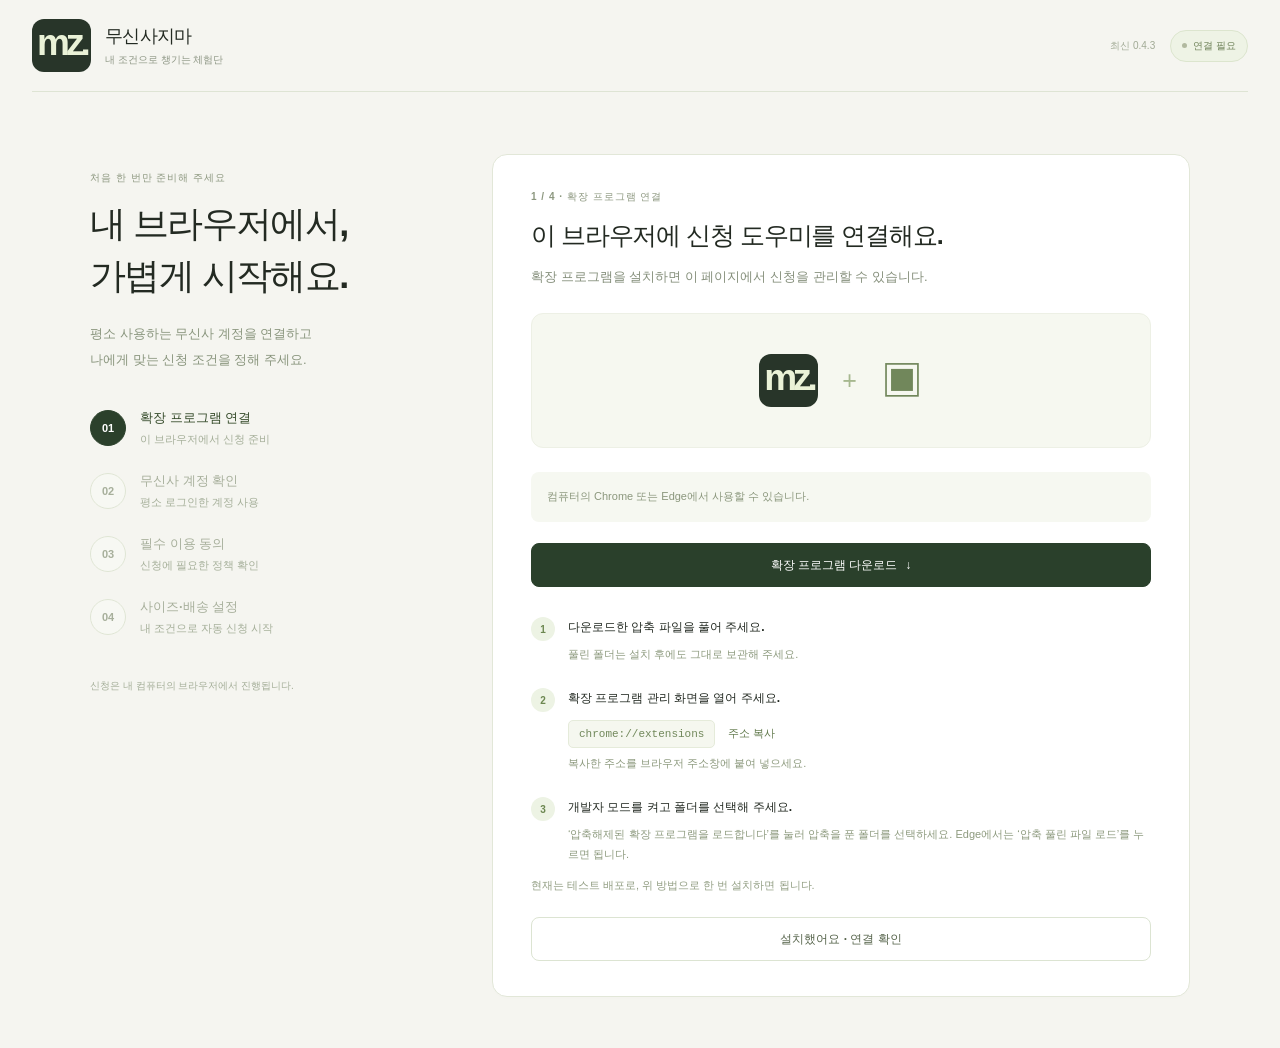
<file: index.html>
<!doctype html>
<html lang="ko">
<head>
  <meta charset="utf-8">
  <meta name="viewport" content="width=device-width, initial-scale=1">
  <meta name="theme-color" content="#f5f5f0">
  <title>무신사지마 · 내 조건으로 챙기는 체험단</title>
  <link rel="stylesheet" href="./style.css">
  <script src="./app.js" defer></script>
</head>
<body>
  <header class="topbar">
    <a class="brand" href="./" aria-label="무신사지마 홈"><span class="brand-mark">mz.</span><span>무신사지마<small>내 조건으로 챙기는 체험단</small></span></a>
    <div class="header-meta"><span id="app-version">버전 확인 중</span><span id="extension-state" class="connection-pill"><span class="dot"></span><span id="extension-state-text">연결 확인 중</span></span></div>
  </header>
  <div id="error-banner" class="error-banner" role="alert" hidden></div>
  <aside id="extension-update" class="update-notice" aria-labelledby="extension-update-title" hidden>
    <div><strong id="extension-update-title"></strong><span id="extension-update-version"></span><p>새 파일의 압축을 풀어 <strong>처음 설치할 때 선택한 폴더 안의 파일을 덮어쓴 뒤</strong>, 주소창에 <code id="update-extensions-address">chrome://extensions</code>를 입력하고 무신사지마의 새로고침(↻)을 눌러 주세요. 확장을 삭제하지 않으면 저장한 설정이 유지됩니다.</p><p id="extension-update-running" hidden>진행 중인 신청이 끝난 뒤 업데이트해 주세요.</p></div>
    <a id="extension-update-download" class="button secondary" href="./downloads/Musinsazima-extension-0.4.3.zip" download>새 버전 다운로드 ↓</a>
  </aside>
  <main id="setup-layout" class="setup-layout">
    <aside class="setup-intro">
      <span class="eyebrow">처음 한 번만 준비해 주세요</span><h1>내 브라우저에서,<br>가볍게 시작해요.</h1>
      <p>평소 사용하는 무신사 계정을 연결하고<br>나에게 맞는 신청 조건을 정해 주세요.</p>
      <ol class="setup-progress" aria-label="시작 준비 단계">
        <li data-progress="install"><span>01</span><div><strong>확장 프로그램 연결</strong><small>이 브라우저에서 신청 준비</small></div></li>
        <li data-progress="connect"><span>02</span><div><strong>무신사 계정 확인</strong><small>평소 로그인한 계정 사용</small></div></li>
        <li data-progress="consent"><span>03</span><div><strong>필수 이용 동의</strong><small>신청에 필요한 정책 확인</small></div></li>
        <li data-progress="preferences"><span>04</span><div><strong>사이즈·배송 설정</strong><small>내 조건으로 자동 신청 시작</small></div></li>
      </ol>
      <p class="local-note">신청은 내 컴퓨터의 브라우저에서 진행됩니다.</p>
    </aside>
    <section class="setup-card card" aria-labelledby="setup-title">
      <p id="setup-step-label" class="eyebrow">연결 확인 중</p>
      <h2 id="setup-title" tabindex="-1">시작 준비를 확인하고 있습니다.</h2>
      <p id="setup-description" class="description">잠시만 기다려 주세요.</p>
      <section id="install-screen" class="setup-screen" hidden>
        <div class="install-visual" aria-hidden="true"><span class="brand-mark">mz.</span><span>+</span><span class="browser-symbol">▣</span></div>
        <p id="browser-help" class="notice">컴퓨터의 Chrome 또는 Edge에서 사용할 수 있습니다.</p>
        <a id="extension-download" class="button primary full" href="./downloads/Musinsazima-extension-0.4.3.zip" download>확장 프로그램 다운로드 <span aria-hidden="true">↓</span></a>
        <ol class="install-steps">
          <li><span>1</span><div><strong>다운로드한 압축 파일을 풀어 주세요.</strong><p>풀린 폴더는 설치 후에도 그대로 보관해 주세요.</p></div></li>
          <li><span>2</span><div><strong>확장 프로그램 관리 화면을 열어 주세요.</strong><div class="browser-address"><code id="extensions-address">chrome://extensions</code><button id="copy-extensions-address" class="text-button" type="button">주소 복사</button></div><p>복사한 주소를 브라우저 주소창에 붙여 넣으세요.</p></div></li>
          <li><span>3</span><div><strong>개발자 모드를 켜고 폴더를 선택해 주세요.</strong><p>‘압축해제된 확장 프로그램을 로드합니다’를 눌러 압축을 푼 폴더를 선택하세요. Edge에서는 ‘압축 풀린 파일 로드’를 누르면 됩니다.</p></div></li>
        </ol>
        <p class="field-help">현재는 테스트 배포로, 위 방법으로 한 번 설치하면 됩니다.</p>
        <button id="detect-extension" class="button secondary full" type="button">설치했어요 · 연결 확인</button>
      </section>
      <section id="connect-screen" class="setup-screen" hidden>
        <div class="account-visual" aria-hidden="true"><span class="brand-mark">mz.</span><span>↔</span><strong>MUSINSA</strong></div>
        <p class="explanation">이 브라우저에서 평소 사용하는 무신사 계정으로 연결합니다. 무신사 탭이 열리면 로그인 상태를 확인해 주세요.</p>
        <p class="notice">무신사 계정에 신청에 사용할 배송지가 등록되어 있어야 합니다.</p>
        <p id="connect-help" class="field-help" role="status"></p>
        <button id="connect-musinsa" class="button primary full" type="button">무신사 계정 연결 확인 <span aria-hidden="true">↗</span></button>
      </section>
      <form id="consent-screen" class="setup-screen" hidden>
        <ul id="setup-policies" class="policy-links" aria-label="자동 신청 필수 정책"></ul>
        <p class="explanation">체험단 신청 시 개인정보 수집·이용, 브랜드에 정보 제공, 당첨자 페널티, 당첨 시 청구 없는 0원 주문 생성에 동의합니다.</p>
        <p class="notice">브랜드 제공 항목에는 이름·연락처·주소와 제세공과금 처리용 주민등록번호가 포함될 수 있습니다. 추가 신분·세금 절차는 자동으로 진행하지 않습니다.</p>
        <label class="consent-label"><input id="setup-consent" type="checkbox" required><span>위 정책을 확인했고, 필수 동의 항목을 자동으로 체크해 신청하는 데 동의합니다.</span></label>
        <p class="field-help">다음 화면에서 내 조건을 저장해야 자동 신청이 켜집니다. 이용 중 동의를 끄면 자동 신청도 중지됩니다.</p>
        <div class="form-actions"><button id="consent-next" class="button primary" type="submit" disabled>동의하고 다음</button></div>
      </form>
      <form id="preferences-screen" class="setup-screen" novalidate hidden>
        <fieldset><legend>나의 사이즈</legend><p class="field-help">쉼표로 구분해 원하는 순서대로 적어 주세요. 예: 28, 30, M</p><div class="fields-grid">
          <div><label for="pref-shoes">신발</label><input id="pref-shoes" type="text" required maxlength="128" autocomplete="off" placeholder="예: 230, 235"></div>
          <div><label for="pref-clothing">상의·기타 의류</label><input id="pref-clothing" type="text" required maxlength="128" autocomplete="off" placeholder="예: M, L"></div>
          <div><label for="pref-women-bottoms">여성·공용 하의</label><input id="pref-women-bottoms" type="text" required maxlength="128" autocomplete="off" placeholder="예: 28, 30, M"></div>
          <div><label for="pref-men-bottoms">남성 하의</label><input id="pref-men-bottoms" type="text" required maxlength="128" autocomplete="off" placeholder="예: L"></div>
        </div><label class="checkbox-label"><input id="pref-free" type="checkbox"><span>FREE / ONE SIZE만 있는 의류도 신청</span></label></fieldset>
        <fieldset><legend>배송 요청사항</legend><label for="pref-delivery" class="sr-only">배송 요청사항</label><select id="pref-delivery" required><option value="" disabled>배송 요청사항을 선택해 주세요</option><option value="문 앞에 놔주세요">문 앞에 놔주세요</option><option value="경비실에 맡겨주세요">경비실에 맡겨주세요</option><option value="택배함에 넣어주세요">택배함에 넣어주세요</option><option value="배송 전 연락 주세요">배송 전 연락 주세요</option></select></fieldset>
        <fieldset><legend>신청할 카테고리</legend><div class="category-options"><label class="checkbox-label"><input id="pref-category-shoes" type="checkbox"><span>신발</span></label><label class="checkbox-label"><input id="pref-category-clothing" type="checkbox"><span>의류</span></label><label class="checkbox-label"><input id="pref-category-other" type="checkbox"><span>가방·소품·뷰티·기타</span></label></div><p class="field-help">키즈는 항상 제외합니다. 색상은 맨 위의 신청 가능한 옵션을 고릅니다.</p></fieldset>
        <fieldset><legend>매일 신청할 개수</legend><label for="pref-count" class="sr-only">매일 신청할 개수</label><div class="number-input short"><input id="pref-count" type="number" min="1" max="100" step="1" inputmode="numeric" required><span>개</span></div><p class="field-help">매일 오전 10시, 마감이 가까운 체험단부터 최대 100개까지 신청합니다.</p></fieldset>
        <p id="pref-start-note" class="notice">저장하면 자동 신청이 켜집니다. 매일 자동 신청하려면 브라우저와 컴퓨터가 켜져 있어야 합니다.</p>
        <div class="form-actions"><button id="cancel-preferences" class="button secondary" type="button" hidden>취소</button><button id="save-preferences" class="button primary" type="submit">저장하고 자동 신청 켜기</button></div>
      </form>
      <p id="setup-error" class="form-error" role="alert"></p>
    </section>
  </main>
  <main id="dashboard" class="dashboard" hidden>
    <section class="page-heading"><div><span class="eyebrow">내 조건으로 신청하기</span><h1>오늘의 체험을 챙겨요.</h1><p class="description">마감이 가까운 체험단부터, 저장한 조건으로 신청합니다.</p></div><button id="refresh-status" class="button secondary" type="button">↻ <span>새로고침</span></button></section>
    <section class="overview-grid">
      <article class="card operation-card"><div class="section-heading"><h2>자동 신청 상태</h2><span id="automation-badge" class="badge">확인 중</span></div><div class="operation-state"><span id="automation-dot" class="state-dot"></span><strong id="automation-title">상태 확인 중</strong></div><p id="automation-description" class="description"></p><p class="field-help">신청은 뒤쪽 작업 탭에서 진행됩니다. 현재 화면은 그대로 사용하세요. 컴퓨터와 브라우저는 켜져 있어야 합니다.</p><button id="toggle-automation" class="button secondary full" type="button">자동 신청 일시 중지</button>
        <form id="apply-form" class="count-form" novalidate><label for="apply-count">지금 신청할 개수</label><div class="count-controls"><div class="number-input"><input id="apply-count" type="number" min="1" max="100" step="1" inputmode="numeric" value="10" required><span>개</span></div><button id="apply-button" class="button primary" type="submit">지금 바로 10개 신청하기</button></div><p class="field-help">최대 100개까지 신청합니다. 신청할 상품이 적으면 가능한 만큼만 진행합니다.</p></form>
        <p id="job-message" class="job-message" role="status" aria-live="polite" hidden></p><button id="stop-job" class="button secondary" type="button" hidden>현재 신청 중지</button><p id="apply-error" class="form-error" role="alert"></p>
      </article>
      <article class="card schedule-card"><div class="section-heading"><h2>매일 자동 신청</h2><span class="clock" aria-hidden="true">◷</span></div><p class="schedule-time">매일 <strong>오전 10시</strong></p><p id="schedule-description" class="description">한국 시간 · 마감 임박순</p><form id="schedule-form" class="count-form" novalidate><label for="schedule-count">매일 자동으로 신청할 개수</label><div class="count-controls"><div class="number-input"><input id="schedule-count" type="number" min="1" max="100" step="1" inputmode="numeric" value="100" required><span>개</span></div><button id="save-schedule" class="button secondary" type="submit">저장</button></div><p class="field-help">1~100개 중 선택해 주세요.</p><p id="schedule-error" class="form-error" role="alert"></p></form><div class="limits"><span>마감이 가까운 순서로</span><strong>한 번에 최대 100개</strong></div></article>
    </section>
    <section class="content-grid">
      <article class="card conditions-card"><div class="section-heading"><div><h2>나의 신청 조건</h2><p class="description">저장한 순서대로 사이즈를 선택합니다.</p></div><button id="edit-preferences" class="button secondary" type="button">조건 수정</button></div><dl id="conditions-list" class="conditions-list"></dl><p class="notice">선택지가 하나면 그 옵션을, 프리 사이즈라면 FREE를 고릅니다. 설정에 없는 신발 사이즈는 신청하지 않습니다.</p></article>
      <article class="card consent-card"><div class="section-heading"><div><h2>자동 신청 이용 동의</h2><p class="description">동의를 끄면 자동 신청도 중지됩니다.</p></div><label class="switch"><input id="consent-toggle" type="checkbox" role="switch" aria-label="자동 신청 필수 동의"><span aria-hidden="true"></span></label></div><ul id="dashboard-policies" class="policy-links" aria-label="자동 신청 이용 정책"></ul><p id="consent-summary" class="field-help"></p><div class="connection-row"><strong>무신사 연결</strong><span id="musinsa-connected" class="badge">확인 중</span></div><button id="reconnect-musinsa" class="button secondary full" type="button">무신사 계정 연결 확인</button><p id="session-help" class="field-help"></p></article>
    </section>
    <footer><span>무신사지마 · 내 브라우저에서 실행</span><span id="updated-at"></span></footer>
  </main>
  <div id="toast" role="status" aria-live="polite" hidden></div>
</body>
</html>
</file>
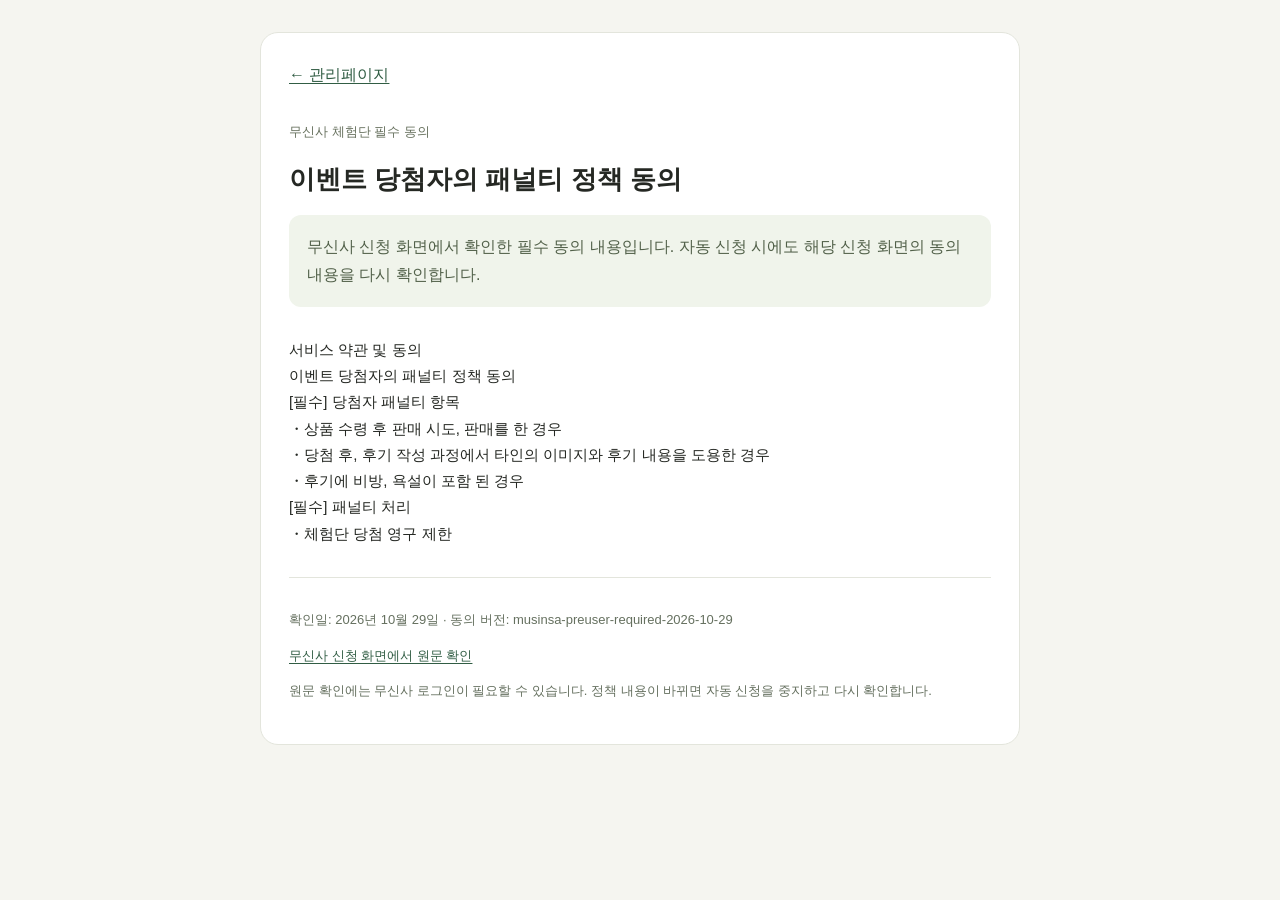
<file: policies/penalty-policy.html>
<!doctype html>
<html lang="ko"><head><meta charset="utf-8"><meta name="viewport" content="width=device-width, initial-scale=1"><title>이벤트 당첨자의 패널티 정책 동의 · 무신사지마</title><link rel="stylesheet" href="./policy.css"></head><body><main><a class="back" href="../">← 관리페이지</a><p class="eyebrow">무신사 체험단 필수 동의</p><h1>이벤트 당첨자의 패널티 정책 동의</h1><p class="notice">무신사 신청 화면에서 확인한 필수 동의 내용입니다. 자동 신청 시에도 해당 신청 화면의 동의 내용을 다시 확인합니다.</p><div class="policy-text">서비스 약관 및 동의
이벤트 당첨자의 패널티 정책 동의
[필수] 당첨자 패널티 항목
・상품 수령 후 판매 시도, 판매를 한 경우
・당첨 후, 후기 작성 과정에서 타인의 이미지와 후기 내용을 도용한 경우
・후기에 비방, 욕설이 포함 된 경우
[필수] 패널티 처리
・체험단 당첨 영구 제한</div><footer><p>확인일: 2026년 10월 29일 · 동의 버전: musinsa-preuser-required-2026-10-29</p><a href="https://www.musinsa.com/preuser/apply/48839" target="_blank" rel="noopener noreferrer">무신사 신청 화면에서 원문 확인</a><p>원문 확인에는 무신사 로그인이 필요할 수 있습니다. 정책 내용이 바뀌면 자동 신청을 중지하고 다시 확인합니다.</p></footer></main></body></html>
</file>
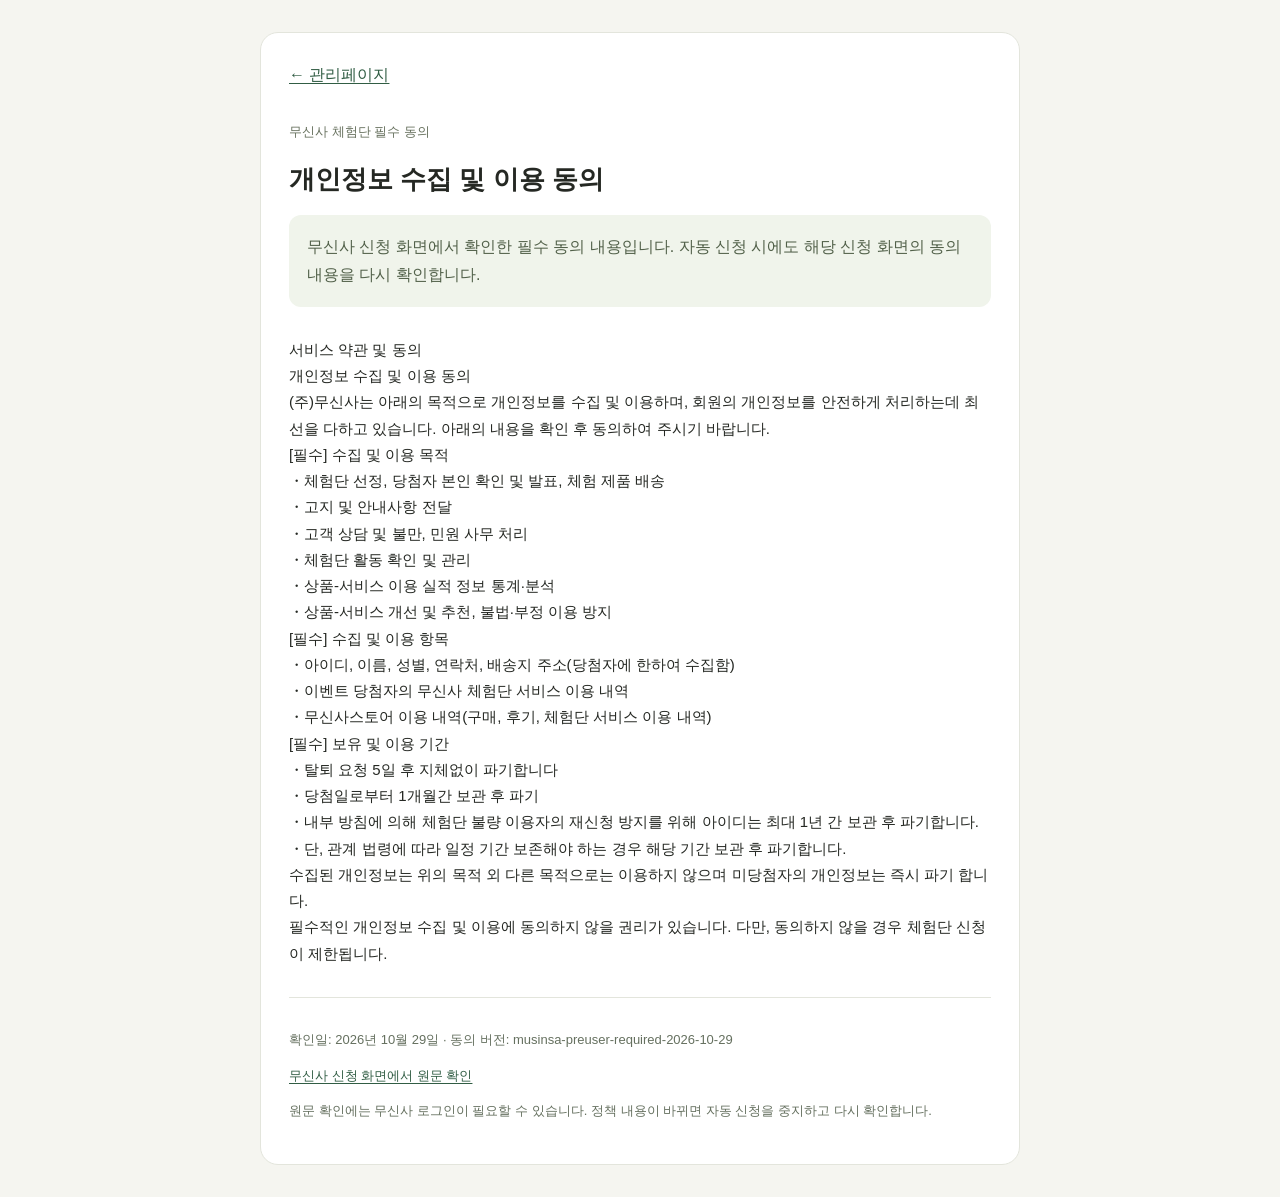
<file: policies/privacy-collection.html>
<!doctype html>
<html lang="ko"><head><meta charset="utf-8"><meta name="viewport" content="width=device-width, initial-scale=1"><title>개인정보 수집 및 이용 동의 · 무신사지마</title><link rel="stylesheet" href="./policy.css"></head><body><main><a class="back" href="../">← 관리페이지</a><p class="eyebrow">무신사 체험단 필수 동의</p><h1>개인정보 수집 및 이용 동의</h1><p class="notice">무신사 신청 화면에서 확인한 필수 동의 내용입니다. 자동 신청 시에도 해당 신청 화면의 동의 내용을 다시 확인합니다.</p><div class="policy-text">서비스 약관 및 동의
개인정보 수집 및 이용 동의
(주)무신사는 아래의 목적으로 개인정보를 수집 및 이용하며, 회원의 개인정보를 안전하게 처리하는데 최선을 다하고 있습니다. 아래의 내용을 확인 후 동의하여 주시기 바랍니다.
[필수] 수집 및 이용 목적
・체험단 선정, 당첨자 본인 확인 및 발표, 체험 제품 배송
・고지 및 안내사항 전달
・고객 상담 및 불만, 민원 사무 처리
・체험단 활동 확인 및 관리
・상품-서비스 이용 실적 정보 통계∙분석
・상품-서비스 개선 및 추천, 불법∙부정 이용 방지
[필수] 수집 및 이용 항목
・아이디, 이름, 성별, 연락처, 배송지 주소(당첨자에 한하여 수집함)
・이벤트 당첨자의 무신사 체험단 서비스 이용 내역
・무신사스토어 이용 내역(구매, 후기, 체험단 서비스 이용 내역)
[필수] 보유 및 이용 기간
・탈퇴 요청 5일 후 지체없이 파기합니다
・당첨일로부터 1개월간 보관 후 파기
・내부 방침에 의해 체험단 불량 이용자의 재신청 방지를 위해 아이디는 최대 1년 간 보관 후 파기합니다.
・단, 관계 법령에 따라 일정 기간 보존해야 하는 경우 해당 기간 보관 후 파기합니다.
수집된 개인정보는 위의 목적 외 다른 목적으로는 이용하지 않으며 미당첨자의 개인정보는 즉시 파기 합니다.
필수적인 개인정보 수집 및 이용에 동의하지 않을 권리가 있습니다. 다만, 동의하지 않을 경우 체험단 신청이 제한됩니다.</div><footer><p>확인일: 2026년 10월 29일 · 동의 버전: musinsa-preuser-required-2026-10-29</p><a href="https://www.musinsa.com/preuser/apply/48839" target="_blank" rel="noopener noreferrer">무신사 신청 화면에서 원문 확인</a><p>원문 확인에는 무신사 로그인이 필요할 수 있습니다. 정책 내용이 바뀌면 자동 신청을 중지하고 다시 확인합니다.</p></footer></main></body></html>
</file>
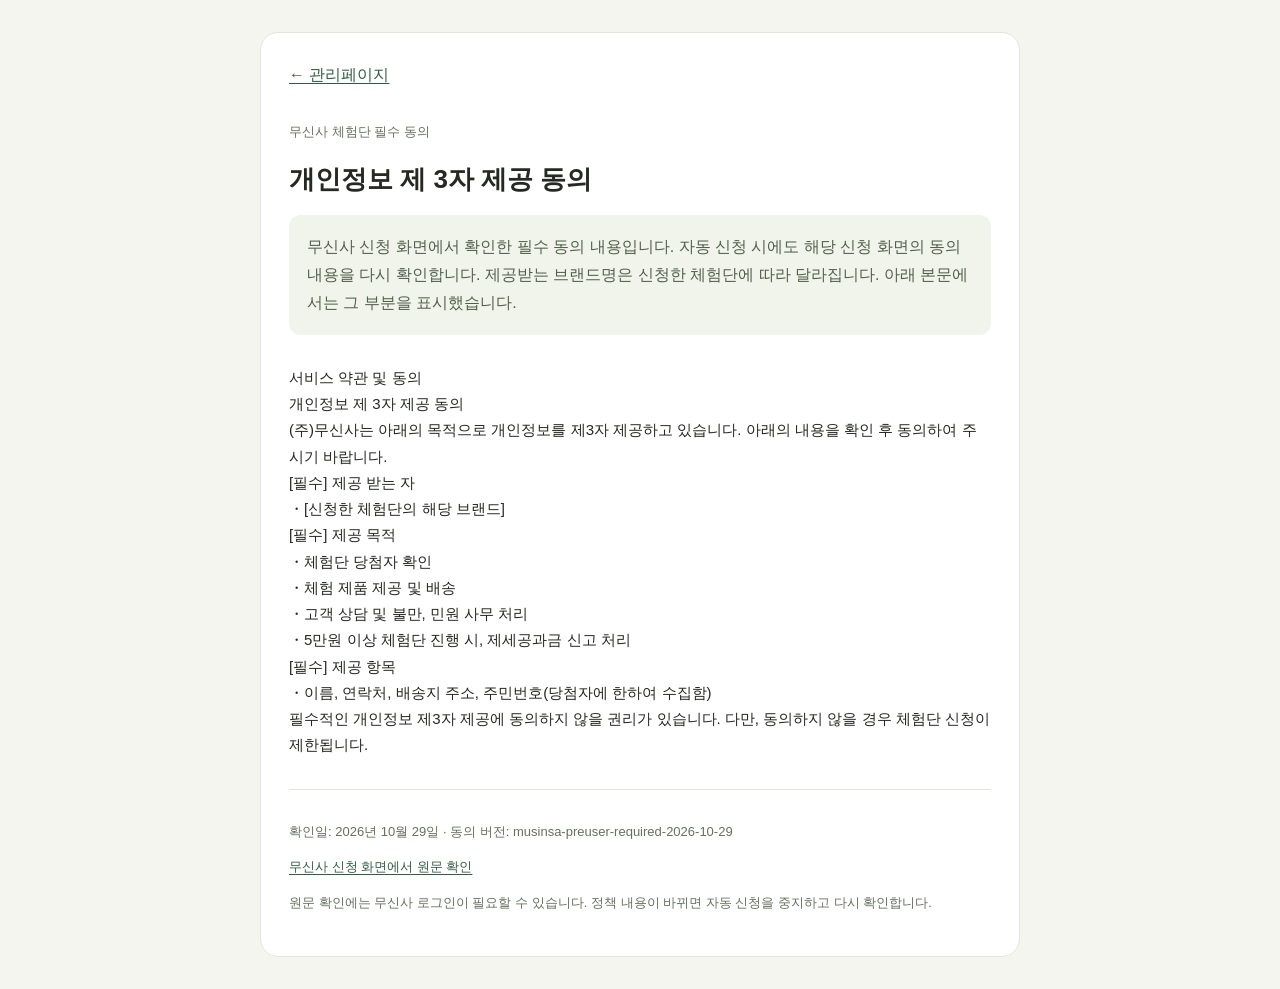
<file: policies/privacy-third-party.html>
<!doctype html>
<html lang="ko"><head><meta charset="utf-8"><meta name="viewport" content="width=device-width, initial-scale=1"><title>개인정보 제 3자 제공 동의 · 무신사지마</title><link rel="stylesheet" href="./policy.css"></head><body><main><a class="back" href="../">← 관리페이지</a><p class="eyebrow">무신사 체험단 필수 동의</p><h1>개인정보 제 3자 제공 동의</h1><p class="notice">무신사 신청 화면에서 확인한 필수 동의 내용입니다. 자동 신청 시에도 해당 신청 화면의 동의 내용을 다시 확인합니다. 제공받는 브랜드명은 신청한 체험단에 따라 달라집니다. 아래 본문에서는 그 부분을 표시했습니다.</p><div class="policy-text">서비스 약관 및 동의
개인정보 제 3자 제공 동의
(주)무신사는 아래의 목적으로 개인정보를 제3자 제공하고 있습니다. 아래의 내용을 확인 후 동의하여 주시기 바랍니다.
[필수] 제공 받는 자
・[신청한 체험단의 해당 브랜드]
[필수] 제공 목적
・체험단 당첨자 확인
・체험 제품 제공 및 배송
・고객 상담 및 불만, 민원 사무 처리
・5만원 이상 체험단 진행 시, 제세공과금 신고 처리
[필수] 제공 항목
・이름, 연락처, 배송지 주소, 주민번호(당첨자에 한하여 수집함)
필수적인 개인정보 제3자 제공에 동의하지 않을 권리가 있습니다. 다만, 동의하지 않을 경우 체험단 신청이 제한됩니다.</div><footer><p>확인일: 2026년 10월 29일 · 동의 버전: musinsa-preuser-required-2026-10-29</p><a href="https://www.musinsa.com/preuser/apply/48839" target="_blank" rel="noopener noreferrer">무신사 신청 화면에서 원문 확인</a><p>원문 확인에는 무신사 로그인이 필요할 수 있습니다. 정책 내용이 바뀌면 자동 신청을 중지하고 다시 확인합니다.</p></footer></main></body></html>
</file>
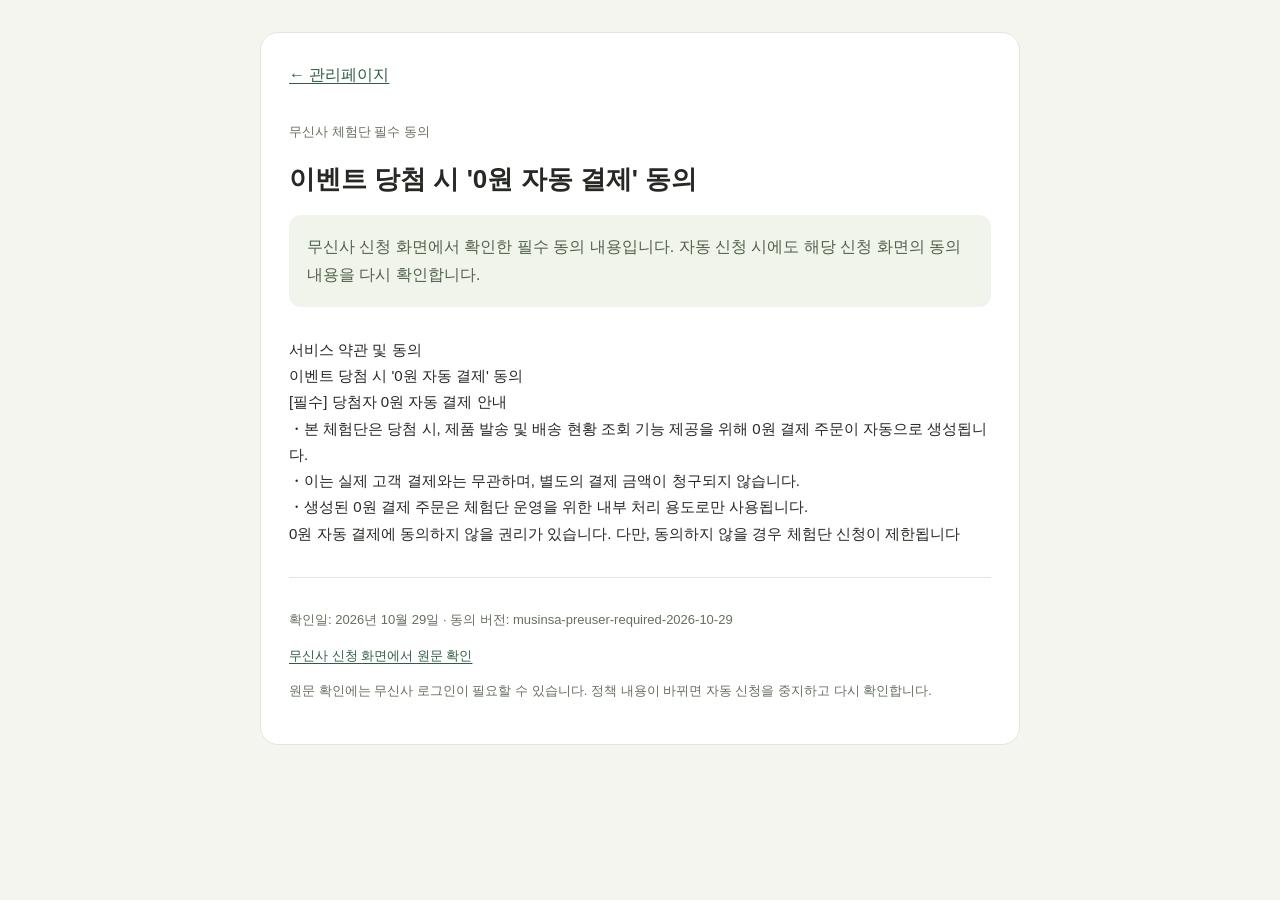
<file: policies/zero-order.html>
<!doctype html>
<html lang="ko"><head><meta charset="utf-8"><meta name="viewport" content="width=device-width, initial-scale=1"><title>이벤트 당첨 시 &#x27;0원 자동 결제&#x27; 동의 · 무신사지마</title><link rel="stylesheet" href="./policy.css"></head><body><main><a class="back" href="../">← 관리페이지</a><p class="eyebrow">무신사 체험단 필수 동의</p><h1>이벤트 당첨 시 &#x27;0원 자동 결제&#x27; 동의</h1><p class="notice">무신사 신청 화면에서 확인한 필수 동의 내용입니다. 자동 신청 시에도 해당 신청 화면의 동의 내용을 다시 확인합니다.</p><div class="policy-text">서비스 약관 및 동의
이벤트 당첨 시 &#x27;0원 자동 결제&#x27; 동의
[필수] 당첨자 0원 자동 결제 안내
・본 체험단은 당첨 시, 제품 발송 및 배송 현황 조회 기능 제공을 위해 0원 결제 주문이 자동으로 생성됩니다.
・이는 실제 고객 결제와는 무관하며, 별도의 결제 금액이 청구되지 않습니다.
・생성된 0원 결제 주문은 체험단 운영을 위한 내부 처리 용도로만 사용됩니다.
0원 자동 결제에 동의하지 않을 권리가 있습니다. 다만, 동의하지 않을 경우 체험단 신청이 제한됩니다</div><footer><p>확인일: 2026년 10월 29일 · 동의 버전: musinsa-preuser-required-2026-10-29</p><a href="https://www.musinsa.com/preuser/apply/48839" target="_blank" rel="noopener noreferrer">무신사 신청 화면에서 원문 확인</a><p>원문 확인에는 무신사 로그인이 필요할 수 있습니다. 정책 내용이 바뀌면 자동 신청을 중지하고 다시 확인합니다.</p></footer></main></body></html>
</file>
<file: style.css>
:root{font-family:-apple-system,BlinkMacSystemFont,"Apple SD Gothic Neo","Malgun Gothic",sans-serif;color:#232a22;background:#f5f5f0;font-synthesis:none;--muted:#858f7b;--line:#e7ebdf;--green:#2b402b}*{box-sizing:border-box}body{margin:0}button,input,select{font:inherit}button,a,input,select{touch-action:manipulation}button{cursor:pointer}button:disabled{opacity:.5;cursor:not-allowed}a{color:inherit;text-decoration:none}a[href]:hover{text-decoration:underline}[hidden]{display:none!important}button:focus-visible,a:focus-visible,input:focus-visible,select:focus-visible{outline:3px solid #a4bf84;outline-offset:3px}h1,h2,p{margin:0}h1{font-size:36px;letter-spacing:-1.6px;line-height:1.45}h2{font-size:18px;letter-spacing:-.7px;line-height:1.5}.topbar{max-width:1360px;margin:auto;height:92px;border-bottom:1px solid #dee4d4;display:flex;align-items:center;justify-content:space-between;padding:0 40px;gap:20px}.brand{display:flex;align-items:center;gap:14px;font-size:18px;font-weight:800;letter-spacing:-.7px}.brand-mark{display:block;background:#283529;color:#eaf2d7;width:59px;height:53px;border-radius:12px;font-size:37px;letter-spacing:-4px;padding:5px 8px 7px 5px;line-height:1;font-weight:850}.brand small{display:block;color:#8d9684;font-size:10px;font-weight:500;letter-spacing:0;margin-top:5px}.header-meta{display:flex;align-items:center;gap:15px;font-size:10px;color:#a1aa95}.connection-pill{display:flex;align-items:center;gap:6px;border:1px solid #dce5ce;border-radius:25px;background:#eef3e5;padding:8px 11px;color:#6e8258;font-weight:650}.dot{width:5px;height:5px;background:#b1b99f;border-radius:50%}.connection-pill.connected .dot{background:#83a357}.eyebrow{display:block;font-size:10px;letter-spacing:1px;color:#8c977f;font-weight:700;margin-bottom:13px}.description{font-size:13px;line-height:1.9;color:var(--muted);margin-top:10px}.card{border:1px solid #e2e7d8;border-radius:15px;background:#fff;box-shadow:0 2px 3px #25382202}.button{display:inline-flex;align-items:center;justify-content:center;gap:8px;min-height:44px;padding:11px 16px;border:1px solid transparent;border-radius:8px;font-size:12px;font-weight:650;line-height:1.7;text-align:center;white-space:nowrap}.button.primary{background:#2a402b;border-color:#2a402b;color:#fff}.button.primary:hover:not(:disabled){background:#3d5438}.button.secondary{background:#fff;border-color:#dce4d2;color:#56644b}.button.secondary:hover:not(:disabled){background:#f5f8ee}.button.full{width:100%}.text-button{font-size:11px;border:0;background:none;color:#637b4e;padding:4px 0}.field-help{font-size:11px;color:#929e83;line-height:1.9;margin:10px 0 0}.explanation{font-size:12px;color:#7a866c;line-height:1.95}.notice{padding:14px 16px;background:#f6f8f1;border-radius:8px;font-size:11px;line-height:1.95;color:#8b977d;margin-top:17px}.form-error{font-size:12px;color:#a86a4f;line-height:1.8;margin-top:14px}.form-error:empty{display:none}.setup-layout{width:min(1100px,calc(100% - 80px));margin:62px auto 50px;display:grid;grid-template-columns:330px minmax(0,1fr);gap:72px;align-items:start}.setup-intro{position:sticky;top:35px;padding-top:17px}.setup-intro>p{font-size:13px;color:#89957d;line-height:1.95;margin-top:19px}.setup-progress{list-style:none;padding:0;margin:37px 0 0;display:grid;gap:25px}.setup-progress li{display:flex;align-items:center;gap:14px;color:#a7af9b}.setup-progress li>span{width:36px;height:36px;border:1px solid #dfe5d4;border-radius:50%;display:flex;align-items:center;justify-content:center;font-size:11px;font-weight:650;flex-shrink:0;background:#f7f8f3}.setup-progress strong{display:block;font-size:13px;font-weight:600}.setup-progress small{display:block;font-size:11px;margin-top:5px;color:#a5af99}.setup-progress li.current{color:#354b2a}.setup-progress li.current>span{background:#2b402b;color:#fff;border-color:#2b402b}.setup-progress li.finished{color:#718859}.setup-progress li.finished>span{background:#e8efdd;border-color:#dce7ce}.setup-intro>.local-note{font-size:10px;color:#a4ae98;margin-top:40px}.setup-card{padding:35px 38px;min-width:0;min-height:475px}.setup-card h2{font-size:25px;letter-spacing:-1.1px}.setup-card h2:focus{outline:0}.setup-card>.description{margin-bottom:24px}.install-visual,.account-visual{display:flex;align-items:center;justify-content:center;gap:24px;min-height:135px;background:#f6f8f0;border:1px solid #edf0e5;border-radius:12px;margin:24px 0;color:#a6b88f;font-size:25px}.browser-symbol{font-size:42px;color:#71875b}.account-visual>strong{font-size:19px;color:#263322;letter-spacing:-1px}.setup-screen>.button{margin-top:21px}.install-steps{list-style:none;padding:0;margin:29px 0 0;display:grid;gap:23px}.install-steps>li{display:flex;gap:13px;align-items:flex-start}.install-steps>li>span{width:24px;height:24px;border-radius:50%;background:#edf3e4;color:#6c8750;display:flex;align-items:center;justify-content:center;font-size:10px;font-weight:750;flex-shrink:0;margin-top:1px}.install-steps strong{font-size:12px;font-weight:650;line-height:1.9}.install-steps p{font-size:11px;color:#8d9a7e;line-height:1.85;margin-top:5px}.browser-address{display:flex;align-items:center;gap:13px;margin-top:10px;flex-wrap:wrap}.browser-address code{padding:7px 10px;background:#f5f7ef;border:1px solid #e5ebda;border-radius:5px;font-size:11px;color:#71885b;overflow-wrap:anywhere}.consent-label{display:flex;align-items:flex-start;gap:10px;font-size:13px;color:#425737;line-height:1.95;font-weight:650;margin-top:24px;cursor:pointer}.consent-label input{width:18px;height:18px;margin:3px 0 0;flex-shrink:0;accent-color:#53783d}.form-actions{display:flex;justify-content:flex-end;gap:10px;border-top:1px solid var(--line);padding-top:23px;margin-top:29px}.form-actions .primary{margin-left:auto}.policy-links{list-style:none;margin:18px 0 20px;padding:0;border:1px solid #e1e7d7;border-radius:8px;overflow:hidden}.policy-links li+li{border-top:1px solid #e5eadc}.policy-links a{display:flex;align-items:center;justify-content:space-between;gap:12px;padding:13px 14px;font-size:12px;color:#59734a;line-height:1.8}.policy-links a:hover{background:#f7f9f2}.policy-links a span{color:#a0af90}.setup-card fieldset{border:0;border-top:1px solid var(--line);padding:23px 0 0;margin:25px 0 0;min-width:0}.setup-card fieldset:first-child{border:0;padding-top:0;margin-top:0}.setup-card legend{padding-right:10px;font-size:13px;color:#486039;font-weight:700}.fields-grid{display:grid;grid-template-columns:1fr 1fr;gap:18px 16px;margin-top:19px}.fields-grid label,.count-form>label{display:block;font-size:12px;font-weight:650;color:#738563;margin-bottom:8px}.setup-card input[type=text],.setup-card input[type=number],.setup-card select,.count-form input{width:100%;border:1px solid #dbe4ce;border-radius:7px;background:#fff;padding:11px 12px;min-height:44px;color:#435638;font-size:13px;min-width:0}.setup-card select{margin-top:4px}.checkbox-label{display:flex;align-items:center;gap:8px;font-size:12px;color:#6a7e59;line-height:1.8;margin-top:16px}.checkbox-label input{width:16px;height:16px;accent-color:#53783d;flex-shrink:0}.category-options{display:flex;flex-wrap:wrap;gap:0 20px}.number-input{position:relative}.number-input input{padding-right:35px!important}.number-input>span{position:absolute;right:13px;top:13px;font-size:12px;color:#9eae8d}.number-input.short{width:120px;margin-top:5px}.dashboard{max-width:1264px;margin:45px auto 25px}.page-heading{display:flex;align-items:flex-end;justify-content:space-between;gap:20px;margin-bottom:30px}.page-heading .eyebrow{margin-bottom:6px}.page-heading h1{font-size:34px}.overview-grid,.content-grid{display:grid;grid-template-columns:1fr 1fr;gap:21px;margin-bottom:23px}.overview-grid>.card,.content-grid>.card{padding:26px 28px;min-width:0}.section-heading{display:flex;align-items:center;justify-content:space-between;gap:15px}.section-heading h2{font-size:14px;color:#5c6c50}.badge{display:inline-flex;align-items:center;padding:5px 8px;background:#edf3e3;color:#718e52;border-radius:5px;font-size:10px;line-height:1.5;font-weight:650;white-space:nowrap}.badge.warning{background:#fff3dd;color:#a28a54}.badge.neutral{background:#f0f2ec;color:#929d85}.operation-state{display:flex;align-items:center;gap:9px;font-size:21px;letter-spacing:-.7px;margin-top:26px}.state-dot{width:8px;height:8px;background:#bfc7b2;border-radius:50%;flex-shrink:0}.state-dot.active{background:#83a257;box-shadow:0 0 0 4px #f0f5e7}.operation-card>.description{font-size:12px;margin-top:7px}.operation-card>.button.full{margin-top:24px}.count-form{border-top:1px solid var(--line);padding-top:20px;margin-top:21px}.count-controls{display:grid;grid-template-columns:95px 1fr;gap:10px}.count-controls .button{font-size:12px;padding-left:12px;padding-right:12px}.count-form .field-help{font-size:10px}.count-form .form-error{font-size:11px}.schedule-card .count-controls{grid-template-columns:1fr 80px}.clock{font-size:26px;color:#90a27b}.schedule-time{font-size:22px;color:#9aab87;margin-top:30px;letter-spacing:-.8px}.schedule-time strong{color:#435c32;font-weight:700}.schedule-card>.description{font-size:11px;margin-top:5px}.limits{display:flex;justify-content:space-between;gap:15px;font-size:10px;color:#93a480;border-top:1px solid var(--line);padding-top:20px;margin-top:30px;line-height:1.7}.limits strong{color:#738e57;font-weight:650}.job-message{font-size:12px;line-height:1.9;border-radius:8px;padding:13px 15px;background:#f0f6e6;border:1px solid #e2ebd3;color:#69894d;margin-top:17px}.job-message.warning{background:#fff7e9;border-color:#f1e5cd;color:#a1864f}#stop-job{margin-top:12px}.conditions-card .section-heading{align-items:flex-start}.conditions-card .description,.consent-card .description{font-size:11px}.conditions-list{margin:24px 0 0}.conditions-list>div{display:flex;justify-content:space-between;gap:16px;font-size:12px;line-height:1.85;border-top:1px solid #e9eee1;padding:15px 0}.conditions-list dt{color:#94a184;flex-shrink:0}.conditions-list dd{margin:0;text-align:right;font-weight:600;color:#4c653b;overflow-wrap:anywhere}.switch{position:relative;display:inline-flex;width:46px;height:28px;flex-shrink:0}.switch input{position:absolute;opacity:0;z-index:1;width:100%;height:100%;margin:0;cursor:pointer}.switch>span{width:46px;height:28px;border-radius:18px;background:#c7d0bd;border:1px solid #b9c6ab}.switch>span::after{content:"";display:block;width:20px;height:20px;margin:3px;background:#fff;border-radius:50%;box-shadow:0 1px 3px #0002;transition:transform .15s}.switch input:checked+span{background:#53793b;border-color:#53793b}.switch input:checked+span::after{transform:translateX(18px)}.switch input:focus-visible+span{outline:3px solid #a4bf84;outline-offset:3px}.switch input:disabled+span{opacity:.5}.connection-row{display:flex;align-items:center;justify-content:space-between;border-top:1px solid var(--line);padding-top:22px;margin-top:24px;font-size:12px;color:#657b51}.consent-card>.button{margin-top:17px}.consent-card>.field-help{font-size:10px}footer{display:flex;align-items:center;justify-content:space-between;gap:20px;font-size:9px;line-height:1.8;color:#9dac8b;padding:17px 0}.error-banner{max-width:1264px;margin:20px auto 0;padding:13px 17px;border:1px solid #f0dfc6;background:#fff8ed;color:#a48550;border-radius:8px;font-size:12px;line-height:1.8}.sr-only{position:absolute;width:1px;height:1px;overflow:hidden;clip:rect(0,0,0,0);white-space:nowrap;padding:0;border:0}#toast{position:fixed;bottom:27px;left:50%;transform:translateX(-50%);padding:14px 22px;background:#2b402b;color:#fff;border-radius:9px;box-shadow:0 8px 30px #283b292b;font-size:12px;line-height:1.8;z-index:10;max-width:calc(100vw - 32px);text-align:center}.editing-preferences .setup-intro{display:none}.editing-preferences .setup-layout{display:block;max-width:680px}.editing-preferences .setup-card{width:100%}
@media(max-width:1359px){.dashboard{margin:40px 32px 20px}.error-banner{margin:20px 32px 0}.topbar{margin:0 32px;padding:0}}
@media(max-width:1000px){.setup-layout{width:calc(100% - 64px);grid-template-columns:250px minmax(0,1fr);gap:32px;margin-top:42px}.setup-intro h1{font-size:30px}.setup-intro>p{font-size:12px}.setup-card{padding:30px 26px}.setup-card h2{font-size:22px}.fields-grid{grid-template-columns:1fr}.overview-grid,.content-grid{gap:16px}.overview-grid>.card,.content-grid>.card{padding:23px}.operation-state{font-size:18px}.count-controls{grid-template-columns:80px 1fr}.count-controls .button{font-size:11px}}
@media(max-width:720px){.topbar{height:78px;margin:0 20px;gap:12px}.brand{font-size:16px;gap:10px}.brand-mark{width:46px;height:43px;border-radius:9px;font-size:30px;padding:5px 7px 6px 4px;letter-spacing:-3px}.brand small{font-size:8px;max-width:150px}.header-meta{gap:7px;font-size:9px}.header-meta>#app-version{display:none}.connection-pill{font-size:9px;padding:7px 9px}.setup-layout{display:block;width:calc(100% - 40px);margin:25px auto 30px}.setup-intro{position:static;padding:0}.setup-intro>.eyebrow,.setup-intro>h1,.setup-intro>p{display:none}.setup-progress{grid-template-columns:repeat(4,1fr);gap:7px;margin:0 0 23px}.setup-progress li{display:flex;flex-direction:column;gap:8px;text-align:center;align-items:center}.setup-progress li>span{width:30px;height:30px;font-size:10px}.setup-progress strong{font-size:10px;line-height:1.7;word-break:keep-all}.setup-progress small{display:none}.setup-card{padding:25px 21px;min-height:0}.setup-card h2{font-size:22px}.setup-card>.description{font-size:12px}.install-visual,.account-visual{min-height:128px;gap:20px}.account-visual>strong{font-size:18px}.button{white-space:normal;font-size:12px;padding:11px 13px}.install-steps{gap:21px}.install-steps strong{font-size:12px}.install-steps p{font-size:11px}.browser-address{gap:10px}.browser-address code{font-size:10px}.setup-card input[type=text],.setup-card input[type=number],.setup-card select,.count-form input{font-size:16px}.consent-label{font-size:12px}.policy-links a{font-size:11px}.category-options{display:block}.dashboard{margin:30px 20px 15px}.page-heading h1{font-size:27px}.page-heading{align-items:flex-start;margin-bottom:23px}.page-heading .description{font-size:11px}.page-heading .button{padding:8px 10px;min-height:36px}.page-heading .button>span{display:none}.overview-grid,.content-grid{grid-template-columns:1fr;gap:16px;margin-bottom:18px}.overview-grid>.card,.content-grid>.card{padding:23px}.operation-state{font-size:20px;margin-top:22px}.count-controls{grid-template-columns:87px 1fr}.count-controls .button{font-size:12px}.conditions-list>div{font-size:11px;gap:12px}.conditions-list dd{max-width:63%}.schedule-time{font-size:21px}.limits{margin-top:24px}.error-banner{margin:18px 20px 0}footer{font-size:8px;align-items:flex-start}.form-actions .button{max-width:calc(100% - 70px)}.form-actions .button:only-child{max-width:100%}.setup-card .eyebrow{font-size:9px}.editing-preferences .setup-layout{margin-top:28px}}
.update-notice{max-width:1264px;display:flex;align-items:center;gap:24px;margin:22px auto 0;padding:19px 22px;border:1px solid #e0d9b9;border-radius:12px;background:#fffdf0;color:#776d3e;font-size:12px;line-height:1.9}.update-notice>div{min-width:0;flex:1}.update-notice>div>strong{display:block;font-size:13px}.update-notice>div>span{display:block;font-size:11px;color:#8f8765}.update-notice p{margin:7px 0 0;word-break:keep-all}.update-notice code{font-size:11px;overflow-wrap:anywhere}.update-notice>.button{flex-shrink:0}.job-message{white-space:pre-line;overflow-wrap:anywhere}
@media(max-width:1359px){.update-notice{margin:22px 32px 0}}
@media(max-width:720px){.update-notice{display:block;margin:18px 20px 0;padding:17px 18px;font-size:11px}.update-notice>.button{margin-top:14px;width:100%}}
h1,h2,.description,.notice,.explanation,.field-help{word-break:keep-all}
@media(prefers-reduced-motion:reduce){*{transition:none!important}}
</file>
<file: policies/policy.css>
*{box-sizing:border-box}body{margin:0;background:#f5f5f0;color:#252823;font-family:-apple-system,BlinkMacSystemFont,"Apple SD Gothic Neo","Noto Sans KR",sans-serif;line-height:1.75}main{max-width:760px;margin:32px auto;padding:28px;background:white;border:1px solid #e3e5dc;border-radius:18px}.back,a{color:#315d44;text-underline-offset:3px}.eyebrow{margin-top:32px;color:#66705d;font-size:13px}h1{font-size:26px;line-height:1.4}.notice{padding:18px;background:#f0f4eb;border-radius:12px;color:#52614a}.policy-text{white-space:pre-wrap;overflow-wrap:anywhere;margin:30px 0;font-size:15px}footer{border-top:1px solid #e3e5dc;padding-top:18px;font-size:13px;color:#65705f}@media(max-width:600px){main{margin:0;padding:22px;border:0;border-radius:0}h1{font-size:22px}}
</file>
